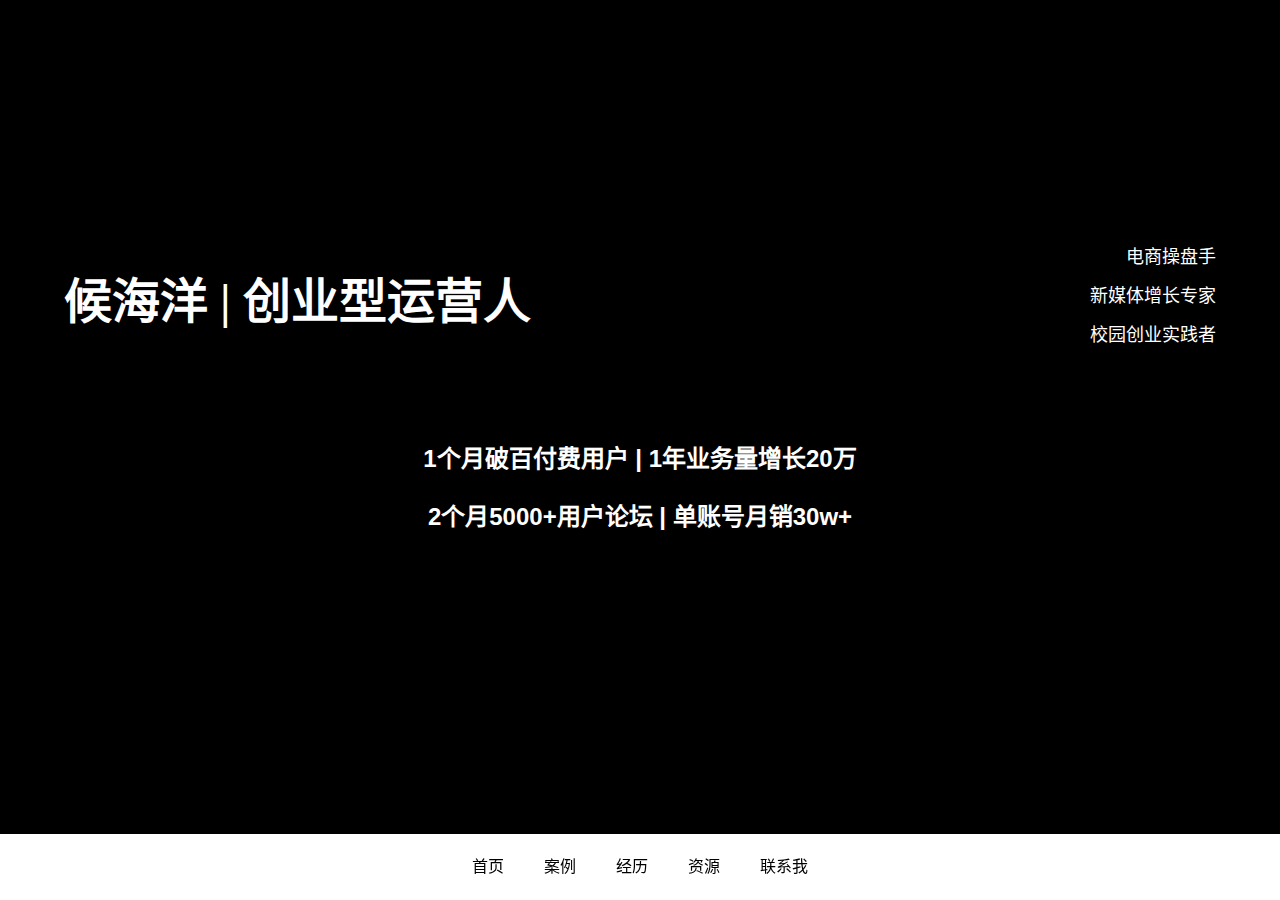
<file: index.html>
<!DOCTYPE html>
<html lang="zh-CN">
<head>
    <meta charset="UTF-8">
    <meta name="viewport" content="width=device-width, initial-scale=1.0">
    <title>候海洋 | 创业型运营人</title>
    <link rel="stylesheet" href="css/style.css">
</head>
<body>
    <!-- 首页 -->
    <section id="home" class="home">
        <div class="container">
            <div class="home-header">
                <h1 class="home-title">候海洋 | 创业型运营人</h1>
                <div class="home-tags">
                    <span>电商操盘手</span>
                    <span>新媒体增长专家</span>
                    <span>校园创业实践者</span>
                </div>
            </div>
            
            <div class="home-results">
                <p>1个月破百付费用户 | 1年业务量增长20万</p>
                <p>2个月5000+用户论坛 | 单账号月销30w+</p>
            </div>
        </div>
    </section>

    <!-- 导航 -->
    <nav>
        <div class="container">
            <ul class="nav-links">
                <li><a href="#home">首页</a></li>
                <li><a href="cases.html">案例</a></li>
                <li><a href="experience.html">经历</a></li>
                <li><a href="resources.html">资源</a></li>
                <li><a href="contact.html">联系我</a></li>
            </ul>
        </div>
    </nav>

    <script src="js/main.js"></script>
</body>
</html>
</file>
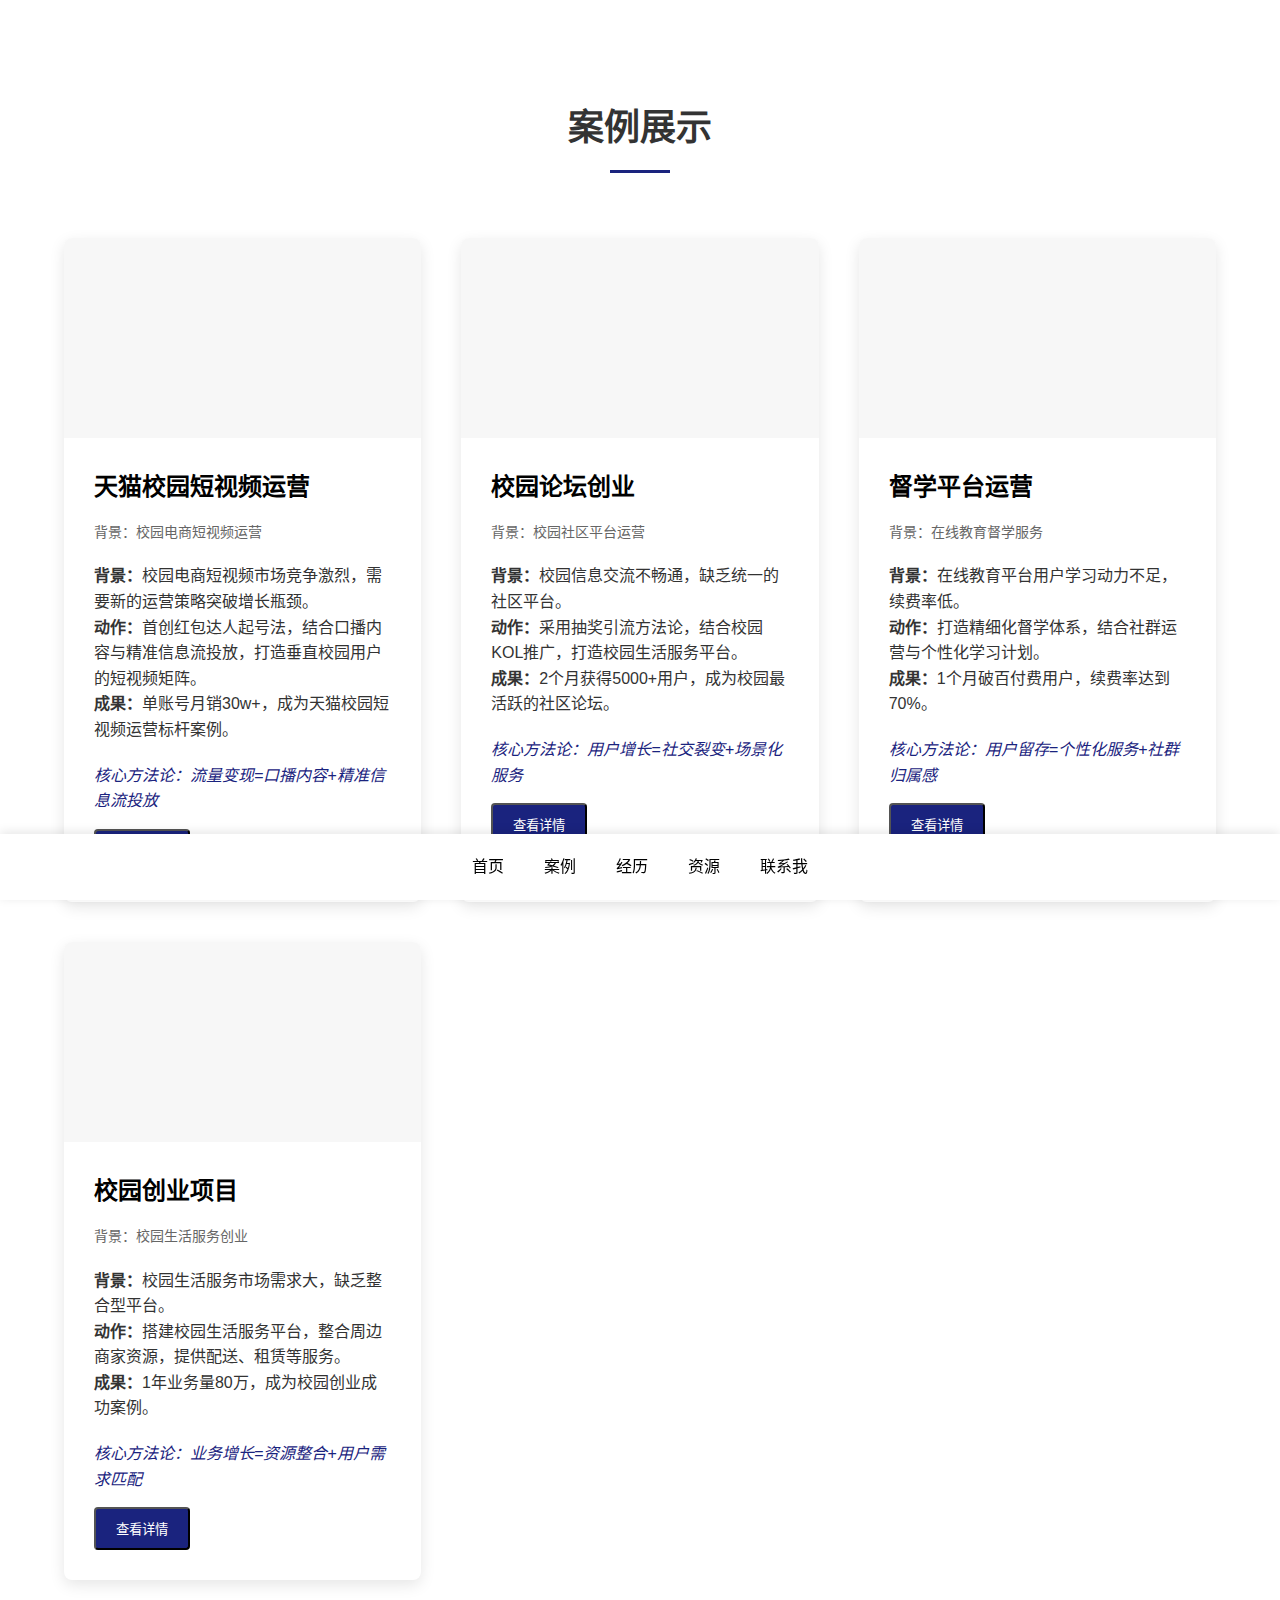
<file: cases.html>
<!DOCTYPE html>
<html lang="zh-CN">
<head>
    <meta charset="UTF-8">
    <meta name="viewport" content="width=device-width, initial-scale=1.0">
    <title>案例 | 候海洋个人网站</title>
    <link rel="stylesheet" href="css/style.css">
</head>
<body>
    <!-- 案例页 -->
    <section id="cases" class="section">
        <div class="container">
            <h2 class="section-title">案例展示</h2>
            
            <div class="case-grid">
                <!-- 案例1：天猫校园短视频运营 -->
                <div class="case-card fade-in-up">
                    <div class="case-image" style="background-image: url('https://via.placeholder.com/800x400?text=直播截图'); background-size: cover; background-position: center;"></div>
                    <div class="case-content">
                        <h3 class="case-title">天猫校园短视频运营</h3>
                        <div class="case-meta">背景：校园电商短视频运营</div>
                        <div class="case-description">
                            <p><strong>背景：</strong>校园电商短视频市场竞争激烈，需要新的运营策略突破增长瓶颈。</p>
                            <p><strong>动作：</strong>首创红包达人起号法，结合口播内容与精准信息流投放，打造垂直校园用户的短视频矩阵。</p>
                            <p><strong>成果：</strong>单账号月销30w+，成为天猫校园短视频运营标杆案例。</p>
                        </div>
                        <div class="case-methodology">核心方法论：流量变现=口播内容+精准信息流投放</div>
                        <button class="case-button" onclick="toggleCaseDetails('case1')">查看详情</button>
                        <div id="case1" style="display: none; margin-top: 20px; padding-top: 20px; border-top: 1px solid #f5f5f5;">
                            <h4>完整运营逻辑</h4>
                            <p><strong>流程拆解：</strong>1. 账号定位：校园生活+电商好物；2. 内容生产：口播推荐+真实场景展示；3. 投放策略：精准定向校园用户，分时投放；4. 转化优化：购物车置顶+限时优惠。</p>
                            <p><strong>工具使用：</strong>剪映、抖音投放后台、数据监控系统。</p>
                            <p><strong>数据复盘：</strong>播放量100w+，转化率5%，ROI 1:10。</p>
                        </div>
                    </div>
                </div>

                <!-- 案例2：校园论坛创业 -->
                <div class="case-card fade-in-up">
                    <div class="case-image" style="background-image: url('https://via.placeholder.com/800x400?text=论坛界面'); background-size: cover; background-position: center;"></div>
                    <div class="case-content">
                        <h3 class="case-title">校园论坛创业</h3>
                        <div class="case-meta">背景：校园社区平台运营</div>
                        <div class="case-description">
                            <p><strong>背景：</strong>校园信息交流不畅通，缺乏统一的社区平台。</p>
                            <p><strong>动作：</strong>采用抽奖引流方法论，结合校园KOL推广，打造校园生活服务平台。</p>
                            <p><strong>成果：</strong>2个月获得5000+用户，成为校园最活跃的社区论坛。</p>
                        </div>
                        <div class="case-methodology">核心方法论：用户增长=社交裂变+场景化服务</div>
                        <button class="case-button" onclick="toggleCaseDetails('case2')">查看详情</button>
                        <div id="case2" style="display: none; margin-top: 20px; padding-top: 20px; border-top: 1px solid #f5f5f5;">
                            <h4>完整运营逻辑</h4>
                            <p><strong>流程拆解：</strong>1. 平台搭建：功能完善的校园论坛系统；2. 种子用户：校园KOL引流；3. 裂变策略：抽奖活动+邀请奖励；4. 内容运营：学习资料分享+生活服务。</p>
                            <p><strong>工具使用：</strong>Discuz论坛系统、微信小程序、抽奖工具。</p>
                            <p><strong>数据复盘：</strong>日活500+，用户留存率60%，月发帖量1000+。</p>
                        </div>
                    </div>
                </div>

                <!-- 案例3：督学平台运营 -->
                <div class="case-card fade-in-up">
                    <div class="case-image" style="background-image: url('https://via.placeholder.com/800x400?text=督学平台'); background-size: cover; background-position: center;"></div>
                    <div class="case-content">
                        <h3 class="case-title">督学平台运营</h3>
                        <div class="case-meta">背景：在线教育督学服务</div>
                        <div class="case-description">
                            <p><strong>背景：</strong>在线教育平台用户学习动力不足，续费率低。</p>
                            <p><strong>动作：</strong>打造精细化督学体系，结合社群运营与个性化学习计划。</p>
                            <p><strong>成果：</strong>1个月破百付费用户，续费率达到70%。</p>
                        </div>
                        <div class="case-methodology">核心方法论：用户留存=个性化服务+社群归属感</div>
                        <button class="case-button" onclick="toggleCaseDetails('case3')">查看详情</button>
                        <div id="case3" style="display: none; margin-top: 20px; padding-top: 20px; border-top: 1px solid #f5f5f5;">
                            <h4>完整运营逻辑</h4>
                            <p><strong>流程拆解：</strong>1. 督学体系：建立一对一督学服务；2. 社群运营：每日学习打卡+每周直播答疑；3. 个性化计划：根据用户情况制定学习方案；4. 激励机制：完成任务获得奖励。</p>
                            <p><strong>工具使用：</strong>微信社群、督学管理系统、直播平台。</p>
                            <p><strong>数据复盘：</strong>付费用户120+，学习完成率85%，续费率70%。</p>
                        </div>
                    </div>
                </div>

                <!-- 案例4：校园创业项目 -->
                <div class="case-card fade-in-up">
                    <div class="case-image" style="background-image: url('https://via.placeholder.com/800x400?text=创业项目'); background-size: cover; background-position: center;"></div>
                    <div class="case-content">
                        <h3 class="case-title">校园创业项目</h3>
                        <div class="case-meta">背景：校园生活服务创业</div>
                        <div class="case-description">
                            <p><strong>背景：</strong>校园生活服务市场需求大，缺乏整合型平台。</p>
                            <p><strong>动作：</strong>搭建校园生活服务平台，整合周边商家资源，提供配送、租赁等服务。</p>
                            <p><strong>成果：</strong>1年业务量80万，成为校园创业成功案例。</p>
                        </div>
                        <div class="case-methodology">核心方法论：业务增长=资源整合+用户需求匹配</div>
                        <button class="case-button" onclick="toggleCaseDetails('case4')">查看详情</button>
                        <div id="case4" style="display: none; margin-top: 20px; padding-top: 20px; border-top: 1px solid #f5f5f5;">
                            <h4>完整运营逻辑</h4>
                            <p><strong>流程拆解：</strong>1. 资源整合：与周边100+商家合作；2. 平台搭建：微信公众号+小程序；3. 运营策略：首单优惠+会员体系；4. 团队管理：建立高效的配送团队。</p>
                            <p><strong>工具使用：</strong>微信小程序、订单管理系统、财务管理软件。</p>
                            <p><strong>数据复盘：</strong>注册用户2万+，月订单量5000+，业务量80万/年。</p>
                        </div>
                    </div>
                </div>
            </div>
        </div>
    </section>

    <!-- 导航 -->
    <nav>
        <div class="container">
            <ul class="nav-links">
                <li><a href="index.html#home">首页</a></li>
                <li><a href="cases.html">案例</a></li>
                <li><a href="experience.html">经历</a></li>
                <li><a href="resources.html">资源</a></li>
                <li><a href="contact.html">联系我</a></li>
            </ul>
        </div>
    </nav>

    <script src="js/main.js"></script>
</body>
</html>
</file>
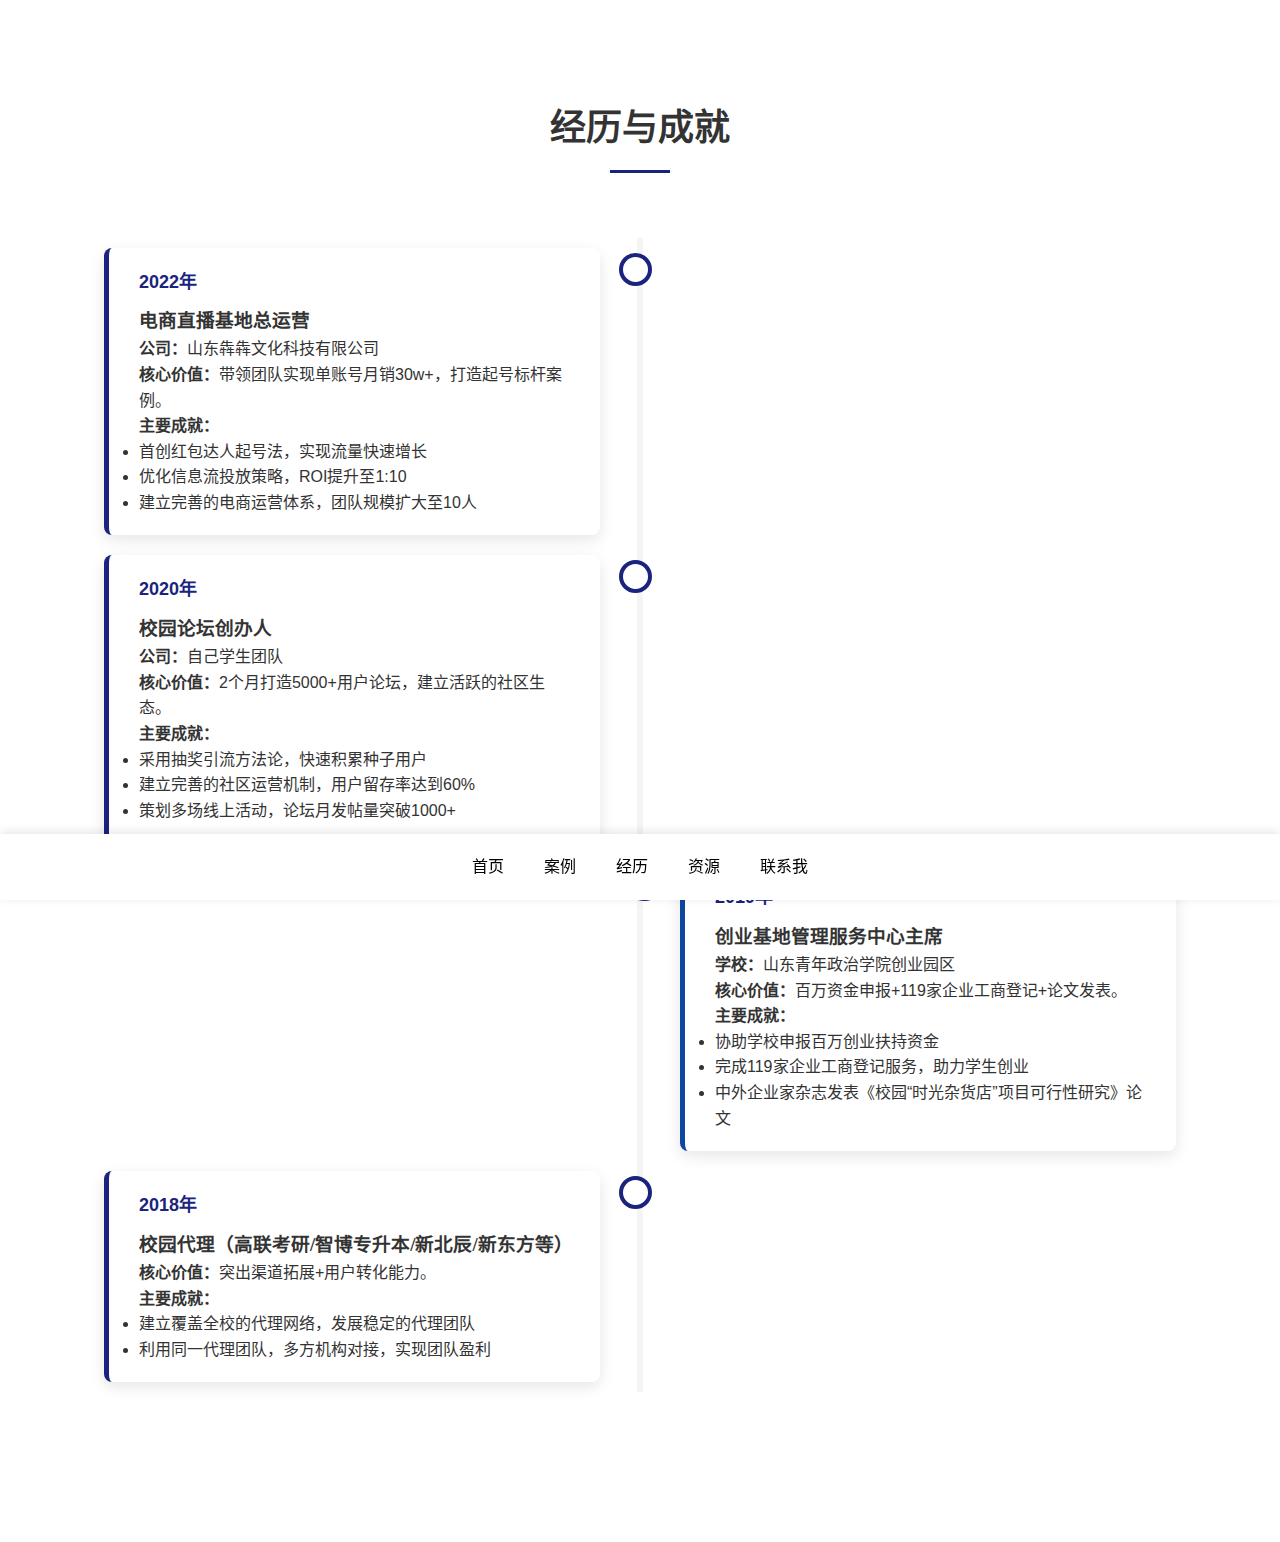
<file: experience.html>
<!DOCTYPE html>
<html lang="zh-CN">
<head>
    <meta charset="UTF-8">
    <meta name="viewport" content="width=device-width, initial-scale=1.0">
    <title>经历 | 候海洋个人网站</title>
    <link rel="stylesheet" href="css/style.css">
</head>
<body>
    <!-- 经历页 -->
    <section id="experience" class="section">
        <div class="container">
            <h2 class="section-title">经历与成就</h2>
            
            <div class="timeline">
                <!-- 2022年 -->
                <div class="timeline-item left fade-in-up">
                    <div class="timeline-content" style="border-left: 5px solid var(--accent-blue);">
                        <div class="timeline-year">2022年</div>
                        <h3>电商直播基地总运营</h3>
                        <p><strong>公司：</strong>山东犇犇文化科技有限公司</p>
                        <p><strong>核心价值：</strong>带领团队实现单账号月销30w+，打造起号标杆案例。</p>
                        <p><strong>主要成就：</strong></p>
                        <ul>
                            <li>首创红包达人起号法，实现流量快速增长</li>
                            <li>优化信息流投放策略，ROI提升至1:10</li>
                            <li>建立完善的电商运营体系，团队规模扩大至10人</li>
                        </ul>
                    </div>
                </div>

                <!-- 2020年 -->
                <div class="timeline-item left fade-in-up">
                    <div class="timeline-content" style="border-left: 5px solid var(--accent-blue);">
                        <div class="timeline-year">2020年</div>
                        <h3>校园论坛创办人</h3>
                        <p><strong>公司：</strong>自己学生团队</p>
                        <p><strong>核心价值：</strong>2个月打造5000+用户论坛，建立活跃的社区生态。</p>
                        <p><strong>主要成就：</strong></p>
                        <ul>
                            <li>采用抽奖引流方法论，快速积累种子用户</li>
                            <li>建立完善的社区运营机制，用户留存率达到60%</li>
                            <li>策划多场线上活动，论坛月发帖量突破1000+</li>
                        </ul>
                    </div>
                </div>

                <!-- 2019年 -->
                <div class="timeline-item right fade-in-up">
                    <div class="timeline-content" style="border-left: 5px solid var(--accent-green);">
                        <div class="timeline-year">2019年</div>
                        <h3>创业基地管理服务中心主席</h3>
                        <p><strong>学校：</strong>山东青年政治学院创业园区</p>
                        <p><strong>核心价值：</strong>百万资金申报+119家企业工商登记+论文发表。</p>
                        <p><strong>主要成就：</strong></p>
                        <ul>
                            <li>协助学校申报百万创业扶持资金</li>
                            <li>完成119家企业工商登记服务，助力学生创业</li>
                            <li>中外企业家杂志发表《校园“时光杂货店”项目可行性研究》论文</li>
                        </ul>
                    </div>
                </div>

                <!-- 2018年 -->
                <div class="timeline-item left fade-in-up">
                    <div class="timeline-content" style="border-left: 5px solid var(--accent-blue);">
                        <div class="timeline-year">2018年</div>
                        <h3>校园代理（高联考研/智博专升本/新北辰/新东方等）</h3>
                        <p><strong>核心价值：</strong>突出渠道拓展+用户转化能力。</p>
                        <p><strong>主要成就：</strong></p>
                        <ul>
                            <li>建立覆盖全校的代理网络，发展稳定的代理团队</li>
                            <li>利用同一代理团队，多方机构对接，实现团队盈利</li>
                        </ul>
                    </div>
                </div>
            </div>
        </div>
    </section>

    <!-- 导航 -->
    <nav>
        <div class="container">
            <ul class="nav-links">
                <li><a href="index.html#home">首页</a></li>
                <li><a href="cases.html">案例</a></li>
                <li><a href="experience.html">经历</a></li>
                <li><a href="resources.html">资源</a></li>
                <li><a href="contact.html">联系我</a></li>
            </ul>
        </div>
    </nav>

    <script src="js/main.js"></script>
</body>
</html>
</file>
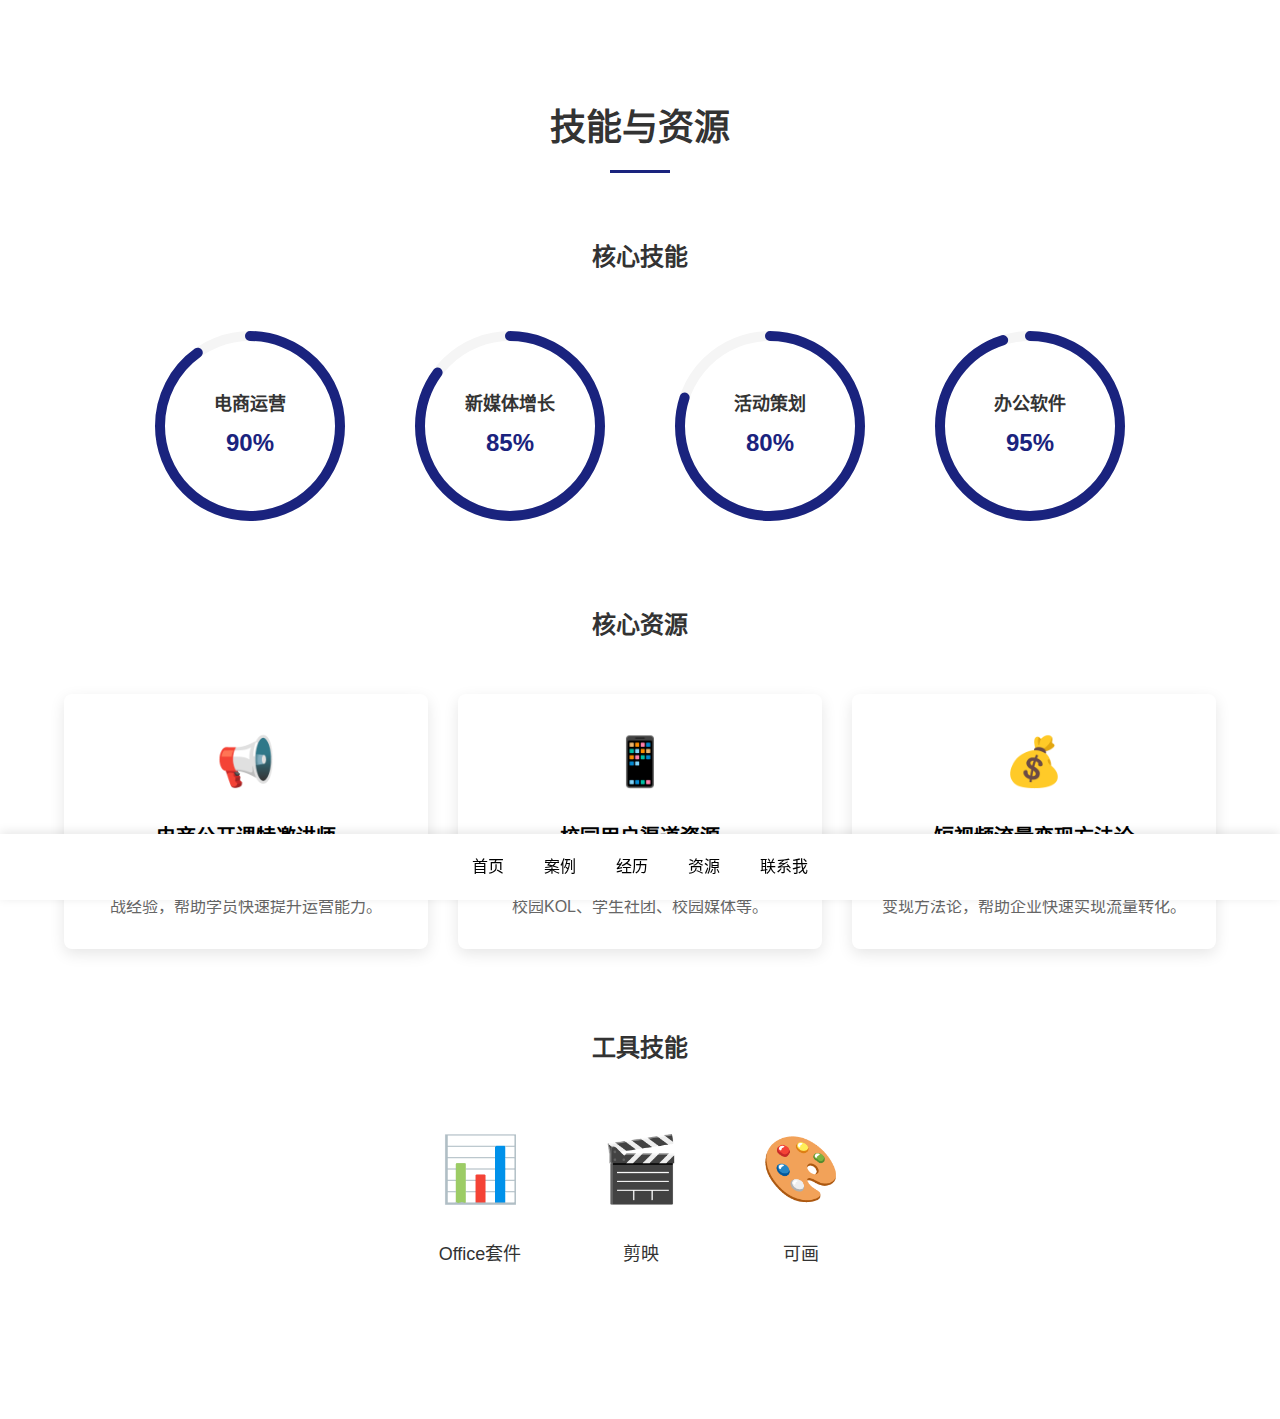
<file: resources.html>
<!DOCTYPE html>
<html lang="zh-CN">
<head>
    <meta charset="UTF-8">
    <meta name="viewport" content="width=device-width, initial-scale=1.0">
    <title>资源/能力 | 候海洋个人网站</title>
    <link rel="stylesheet" href="css/style.css">
</head>
<body>
    <!-- 资源/能力页 -->
    <section id="resources" class="section">
        <div class="container">
            <h2 class="section-title">技能与资源</h2>
            
            <!-- 技能板块 -->
            <h3 style="text-align: center; font-size: 24px; margin-bottom: 50px;">核心技能</h3>
            <div class="skills-container">
                <!-- 技能1：电商运营 -->
                <div class="skill-circle fade-in-up" data-value="90">
                    <svg>
                        <circle class="bg" cx="100" cy="100" r="90"></circle>
                        <circle class="progress" cx="100" cy="100" r="90"></circle>
                    </svg>
                    <div class="skill-text">
                        <div class="skill-name">电商运营</div>
                        <div class="skill-value">90%</div>
                    </div>
                </div>

                <!-- 技能2：新媒体增长 -->
                <div class="skill-circle fade-in-up" data-value="85">
                    <svg>
                        <circle class="bg" cx="100" cy="100" r="90"></circle>
                        <circle class="progress" cx="100" cy="100" r="90"></circle>
                    </svg>
                    <div class="skill-text">
                        <div class="skill-name">新媒体增长</div>
                        <div class="skill-value">85%</div>
                    </div>
                </div>

                <!-- 技能3：活动策划 -->
                <div class="skill-circle fade-in-up" data-value="80">
                    <svg>
                        <circle class="bg" cx="100" cy="100" r="90"></circle>
                        <circle class="progress" cx="100" cy="100" r="90"></circle>
                    </svg>
                    <div class="skill-text">
                        <div class="skill-name">活动策划</div>
                        <div class="skill-value">80%</div>
                    </div>
                </div>

                <!-- 技能4：办公软件 -->
                <div class="skill-circle fade-in-up" data-value="95">
                    <svg>
                        <circle class="bg" cx="100" cy="100" r="90"></circle>
                        <circle class="progress" cx="100" cy="100" r="90"></circle>
                    </svg>
                    <div class="skill-text">
                        <div class="skill-name">办公软件</div>
                        <div class="skill-value">95%</div>
                    </div>
                </div>
            </div>

            <!-- 资源板块 -->
            <h3 style="text-align: center; font-size: 24px; margin-bottom: 50px;">核心资源</h3>
            <div class="resources-list">
                <!-- 资源1：电商公开课讲师 -->
                <div class="resource-item fade-in-up">
                    <div class="resource-icon">📢</div>
                    <h3 class="resource-title">电商公开课特邀讲师</h3>
                    <p class="resource-description">唐冶电商公开课特邀讲师，分享电商运营实战经验，帮助学员快速提升运营能力。</p>
                </div>

                <!-- 资源2：校园渠道资源 -->
                <div class="resource-item fade-in-up">
                    <div class="resource-icon">📱</div>
                    <h3 class="resource-title">校园用户渠道资源</h3>
                    <p class="resource-description">覆盖全国200+高校的校园渠道资源，包括校园KOL、学生社团、校园媒体等。</p>
                </div>

                <!-- 资源3：新媒体流量变现资源 -->
                <div class="resource-item fade-in-up">
                    <div class="resource-icon">💰</div>
                    <h3 class="resource-title">短视频流量变现方法论</h3>
                    <p class="resource-description">总结多年短视频运营经验，形成完整的流量变现方法论，帮助企业快速实现流量转化。</p>
                </div>
            </div>

            <!-- 工具技能 -->
            <h3 style="text-align: center; font-size: 24px; margin: 80px 0 50px;">工具技能</h3>
            <div style="text-align: center; display: flex; justify-content: center; gap: 80px; flex-wrap: wrap;">
                <div class="fade-in-up" style="text-align: center;">
                    <div style="font-size: 64px; margin-bottom: 20px;">📊</div>
                    <div style="font-size: 18px; font-weight: 500;">Office套件</div>
                </div>
                <div class="fade-in-up" style="text-align: center;">
                    <div style="font-size: 64px; margin-bottom: 20px;">🎬</div>
                    <div style="font-size: 18px; font-weight: 500;">剪映</div>
                </div>
                <div class="fade-in-up" style="text-align: center;">
                    <div style="font-size: 64px; margin-bottom: 20px;">🎨</div>
                    <div style="font-size: 18px; font-weight: 500;">可画</div>
                </div>
            </div>
        </div>
    </section>

    <!-- 导航 -->
    <nav>
        <div class="container">
            <ul class="nav-links">
                <li><a href="index.html#home">首页</a></li>
                <li><a href="cases.html">案例</a></li>
                <li><a href="experience.html">经历</a></li>
                <li><a href="resources.html">资源</a></li>
                <li><a href="contact.html">联系我</a></li>
            </ul>
        </div>
    </nav>

    <script src="js/main.js"></script>
</body>
</html>
</file>
<file: css/style.css>
/* 全局样式重置 */
* {
    margin: 0;
    padding: 0;
    box-sizing: border-box;
}

/* 字体定义 */
@import url('https://fonts.googleapis.com/css2?family=Noto+Serif+SC:wght@400;700&family=Noto+Sans+SC:wght@300;400;500;700&display=swap');

body {
    font-family: 'Noto Sans SC', sans-serif;
    color: #333;
    line-height: 1.6;
    background-color: #fff;
}

h1, h2, h3, h4 {
    font-family: 'Noto Serif SC', serif;
    font-weight: 700;
}

/* 颜色定义 */
:root {
    --primary-black: #000;
    --primary-white: #fff;
    --primary-gray: #666;
    --light-gray: #f5f5f5;
    --accent-blue: #1a237e;
    --accent-green: #0d47a1;
    --hover-color: #333;
}

/* 布局容器 */
.container {
    width: 90%;
    max-width: 1200px;
    margin: 0 auto;
}

/* 导航样式 */
nav {
    position: fixed;
    bottom: 0;
    width: 100%;
    background-color: var(--primary-white);
    padding: 20px 0;
    box-shadow: 0 -2px 10px rgba(0,0,0,0.1);
    z-index: 1000;
}

.nav-links {
    display: flex;
    justify-content: center;
    list-style: none;
    gap: 40px;
}

.nav-links a {
    text-decoration: none;
    color: var(--primary-black);
    font-weight: 500;
    font-size: 16px;
    position: relative;
    transition: color 0.3s ease;
}

.nav-links a:hover {
    color: var(--accent-blue);
}

.nav-links a::after {
    content: '';
    position: absolute;
    width: 0;
    height: 2px;
    bottom: -5px;
    left: 0;
    background-color: var(--accent-blue);
    transition: width 0.3s ease;
}

.nav-links a:hover::after {
    width: 100%;
}

/* 首页样式 */
.home {
    height: 100vh;
    display: flex;
    flex-direction: column;
    justify-content: center;
    background-color: var(--primary-black);
    color: var(--primary-white);
}

.home-header {
    display: flex;
    justify-content: space-between;
    align-items: center;
    margin-bottom: 80px;
}

.home-title {
    font-size: 48px;
    line-height: 1.2;
}

.home-tags {
    text-align: right;
}

.home-tags span {
    display: block;
    font-size: 18px;
    margin-bottom: 10px;
    font-weight: 300;
}

.home-results {
    text-align: center;
    margin-bottom: 120px;
}

.home-results p {
    font-size: 24px;
    margin-bottom: 20px;
    font-weight: 700;
}

/* 页面通用样式 */
.section {
    padding: 100px 0 150px;
    min-height: 100vh;
}

.section-title {
    font-size: 36px;
    text-align: center;
    margin-bottom: 80px;
    position: relative;
}

.section-title::after {
    content: '';
    position: absolute;
    width: 60px;
    height: 3px;
    bottom: -15px;
    left: 50%;
    transform: translateX(-50%);
    background-color: var(--accent-blue);
}

/* 案例卡片样式 */
.case-grid {
    display: grid;
    grid-template-columns: repeat(auto-fit, minmax(350px, 1fr));
    gap: 40px;
}

.case-card {
    background-color: var(--primary-white);
    border-radius: 8px;
    overflow: hidden;
    box-shadow: 0 5px 15px rgba(0,0,0,0.1);
    transition: transform 0.3s ease;
    position: relative;
}

.case-card:hover {
    transform: scale(1.03);
}

.case-image {
    height: 200px;
    background-color: var(--light-gray);
    display: flex;
    align-items: center;
    justify-content: center;
    position: relative;
    opacity: 0.8;
}

.case-content {
    padding: 30px;
}

.case-title {
    font-size: 24px;
    margin-bottom: 15px;
    color: var(--primary-black);
}

.case-meta {
    font-size: 14px;
    color: var(--primary-gray);
    margin-bottom: 20px;
}

.case-description {
    margin-bottom: 20px;
}

.case-methodology {
    font-weight: 500;
    color: var(--accent-blue);
    font-style: italic;
}

.case-button {
    display: inline-block;
    padding: 10px 20px;
    background-color: var(--accent-blue);
    color: var(--primary-white);
    text-decoration: none;
    border-radius: 4px;
    margin-top: 15px;
    transition: background-color 0.3s ease;
}

.case-button:hover {
    background-color: #0d1b64;
}

/* 时间轴样式 */
.timeline {
    position: relative;
    max-width: 1200px;
    margin: 0 auto;
}

.timeline::after {
    content: '';
    position: absolute;
    width: 6px;
    background-color: var(--light-gray);
    top: 0;
    bottom: 0;
    left: 50%;
    margin-left: -3px;
}

.timeline-item {
    padding: 10px 40px;
    position: relative;
    background-color: inherit;
    width: 50%;
}

.timeline-item.left {
    left: 0;
}

.timeline-item.right {
    left: 50%;
}

.timeline-item::after {
    content: '';
    position: absolute;
    width: 25px;
    height: 25px;
    right: -12px;
    background-color: var(--primary-white);
    border: 4px solid var(--accent-blue);
    top: 15px;
    border-radius: 50%;
    z-index: 1;
}

.timeline-item.right::after {
    left: -12px;
}

.timeline-content {
    padding: 20px 30px;
    background-color: var(--primary-white);
    position: relative;
    border-radius: 8px;
    box-shadow: 0 5px 15px rgba(0,0,0,0.1);
}

.timeline-year {
    font-size: 18px;
    font-weight: 700;
    color: var(--accent-blue);
    margin-bottom: 10px;
}

/* 技能环形图样式 */
.skills-container {
    display: flex;
    flex-wrap: wrap;
    justify-content: center;
    gap: 60px;
    margin-bottom: 80px;
}

.skill-circle {
    position: relative;
    width: 200px;
    height: 200px;
}

.skill-circle svg {
    width: 100%;
    height: 100%;
    transform: rotate(-90deg);
}

.skill-circle circle {
    fill: none;
    stroke-width: 10;
}

.skill-circle .bg {
    stroke: var(--light-gray);
}

.skill-circle .progress {
    stroke: var(--accent-blue);
    stroke-linecap: round;
    transition: stroke-dashoffset 1s ease;
}

.skill-text {
    position: absolute;
    top: 50%;
    left: 50%;
    transform: translate(-50%, -50%);
    text-align: center;
}

.skill-name {
    font-size: 18px;
    font-weight: 700;
    margin-bottom: 5px;
}

.skill-value {
    font-size: 24px;
    color: var(--accent-blue);
    font-weight: 700;
}

/* 资源列表样式 */
.resources-list {
    display: grid;
    grid-template-columns: repeat(auto-fit, minmax(300px, 1fr));
    gap: 30px;
}

.resource-item {
    padding: 30px;
    background-color: var(--primary-white);
    border-radius: 8px;
    box-shadow: 0 5px 15px rgba(0,0,0,0.1);
    text-align: center;
}

.resource-icon {
    font-size: 48px;
    margin-bottom: 20px;
}

.resource-title {
    font-size: 20px;
    margin-bottom: 15px;
    color: var(--primary-black);
}

.resource-description {
    color: var(--primary-gray);
}

/* 联系页样式 */
.contact-container {
    display: flex;
    justify-content: space-between;
    gap: 60px;
    flex-wrap: wrap;
}

.contact-info {
    flex: 1;
    min-width: 300px;
}

.contact-slogan {
    font-size: 24px;
    font-weight: 700;
    margin-bottom: 40px;
    color: var(--accent-blue);
}

.contact-details {
    margin-bottom: 50px;
}

.contact-details p {
    font-size: 18px;
    margin-bottom: 20px;
}

.contact-form {
    flex: 1;
    min-width: 300px;
}

.form-group {
    margin-bottom: 30px;
}

.form-group label {
    display: block;
    margin-bottom: 10px;
    font-weight: 500;
}

.form-group input,
.form-group textarea {
    width: 100%;
    padding: 15px;
    border: 1px solid var(--light-gray);
    border-radius: 4px;
    font-size: 16px;
    font-family: inherit;
}

.form-group textarea {
    height: 150px;
    resize: vertical;
}

.submit-button {
    display: block;
    width: 100%;
    padding: 15px;
    background-color: var(--accent-blue);
    color: var(--primary-white);
    border: none;
    border-radius: 4px;
    font-size: 18px;
    font-weight: 500;
    cursor: pointer;
    transition: background-color 0.3s ease;
}

.submit-button:hover {
    background-color: #0d1b64;
}

.qr-code {
    text-align: center;
    margin-top: 50px;
}

.qr-code img {
    width: 200px;
    height: 200px;
    border: 2px solid var(--light-gray);
    border-radius: 8px;
    padding: 10px;
}

.qr-code p {
    margin-top: 15px;
    font-size: 14px;
    color: var(--primary-gray);
}

/* 响应式设计 */
@media (max-width: 768px) {
    .home-header {
        flex-direction: column;
        text-align: center;
        gap: 40px;
    }

    .home-title {
        font-size: 36px;
    }

    .home-tags {
        text-align: center;
    }

    .home-results p {
        font-size: 18px;
    }

    .nav-links {
        gap: 20px;
    }

    .nav-links a {
        font-size: 14px;
    }

    .section {
        padding: 60px 0 120px;
    }

    .section-title {
        font-size: 28px;
    }

    .case-grid {
        grid-template-columns: 1fr;
    }

    .timeline::after {
        left: 31px;
    }

    .timeline-item {
        width: 100%;
        padding-left: 70px;
        padding-right: 25px;
    }

    .timeline-item.right {
        left: 0%;
    }

    .timeline-item::after {
        left: 18px;
    }

    .contact-container {
        flex-direction: column;
    }

    .skills-container {
        gap: 30px;
    }

    .skill-circle {
        width: 150px;
        height: 150px;
    }
}

/* 动画效果 */
@keyframes fadeInUp {
    from {
        opacity: 0;
        transform: translateY(30px);
    }
    to {
        opacity: 1;
        transform: translateY(0);
    }
}

.fade-in-up {
    animation: fadeInUp 0.6s ease forwards;
}

/* 加载动画 */
.loading {
    display: flex;
    justify-content: center;
    align-items: center;
    height: 100vh;
    font-size: 24px;
    color: var(--accent-blue);
}
</file>
